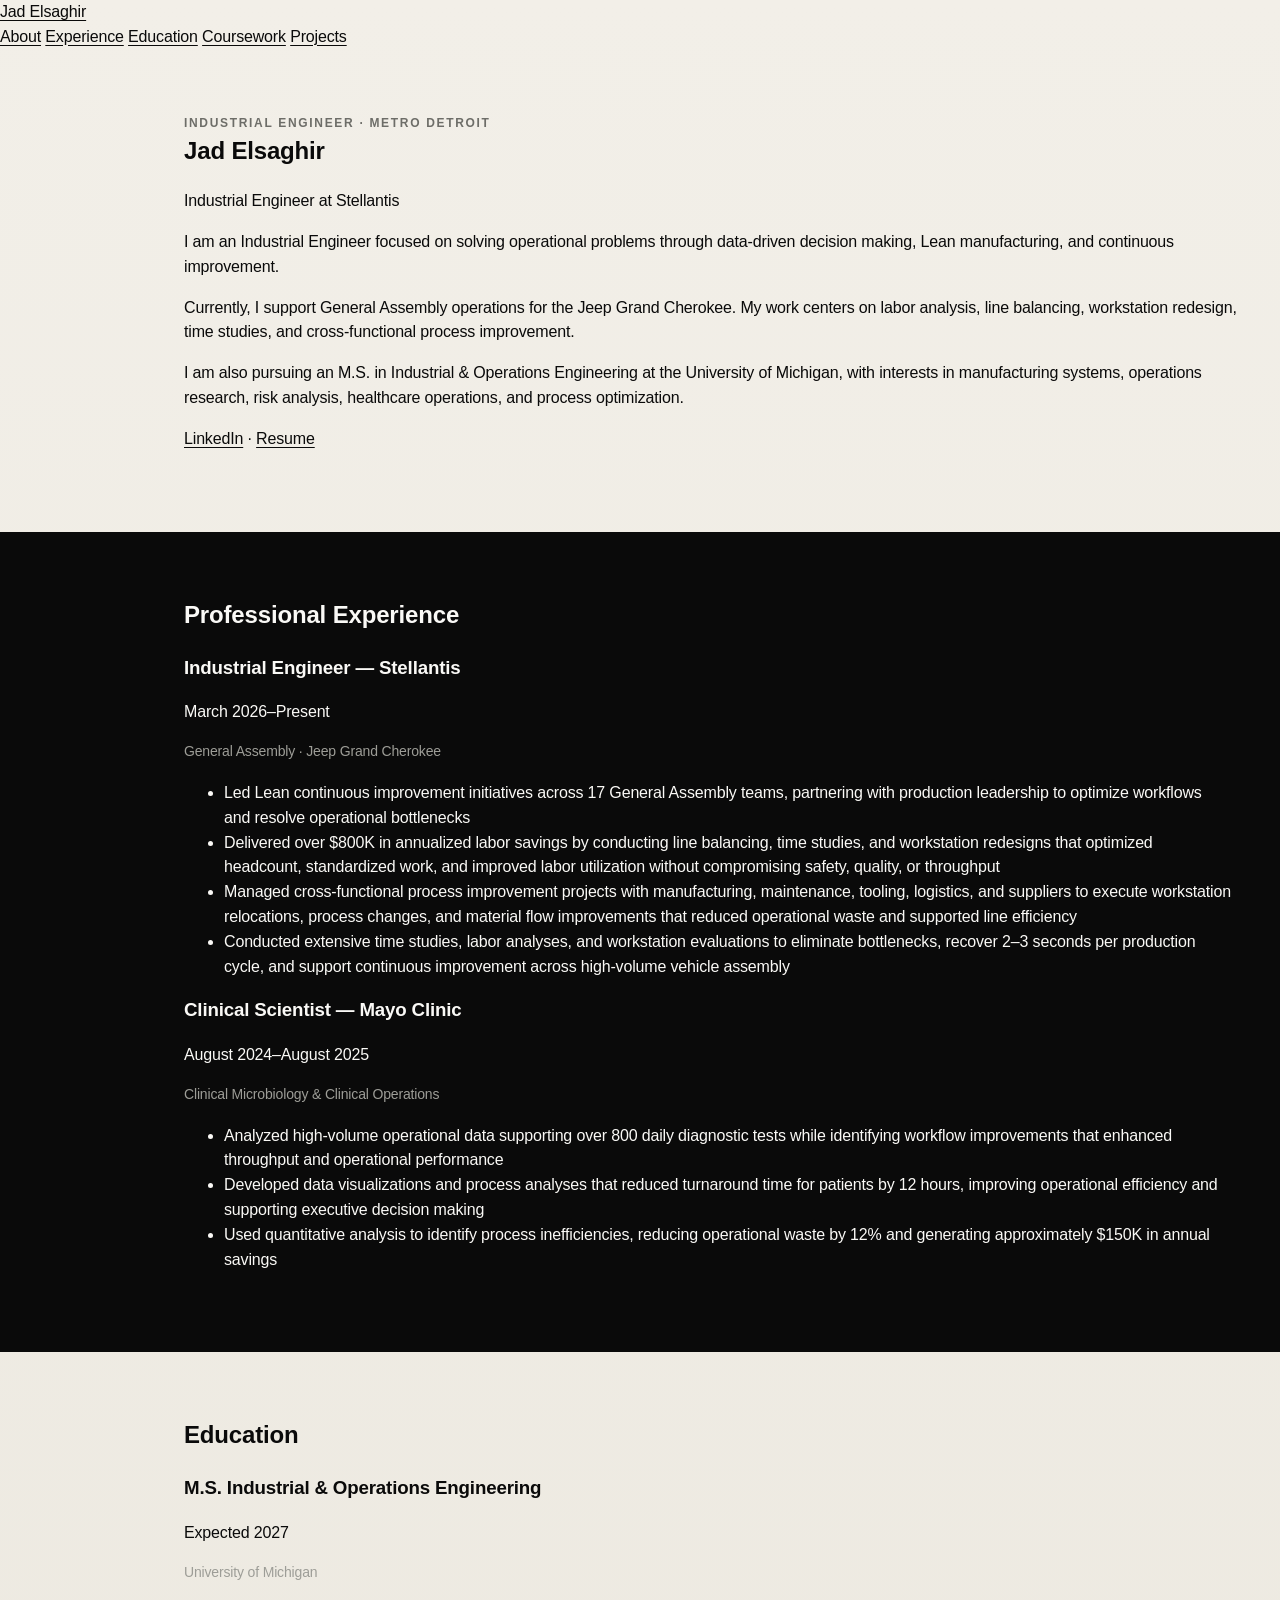
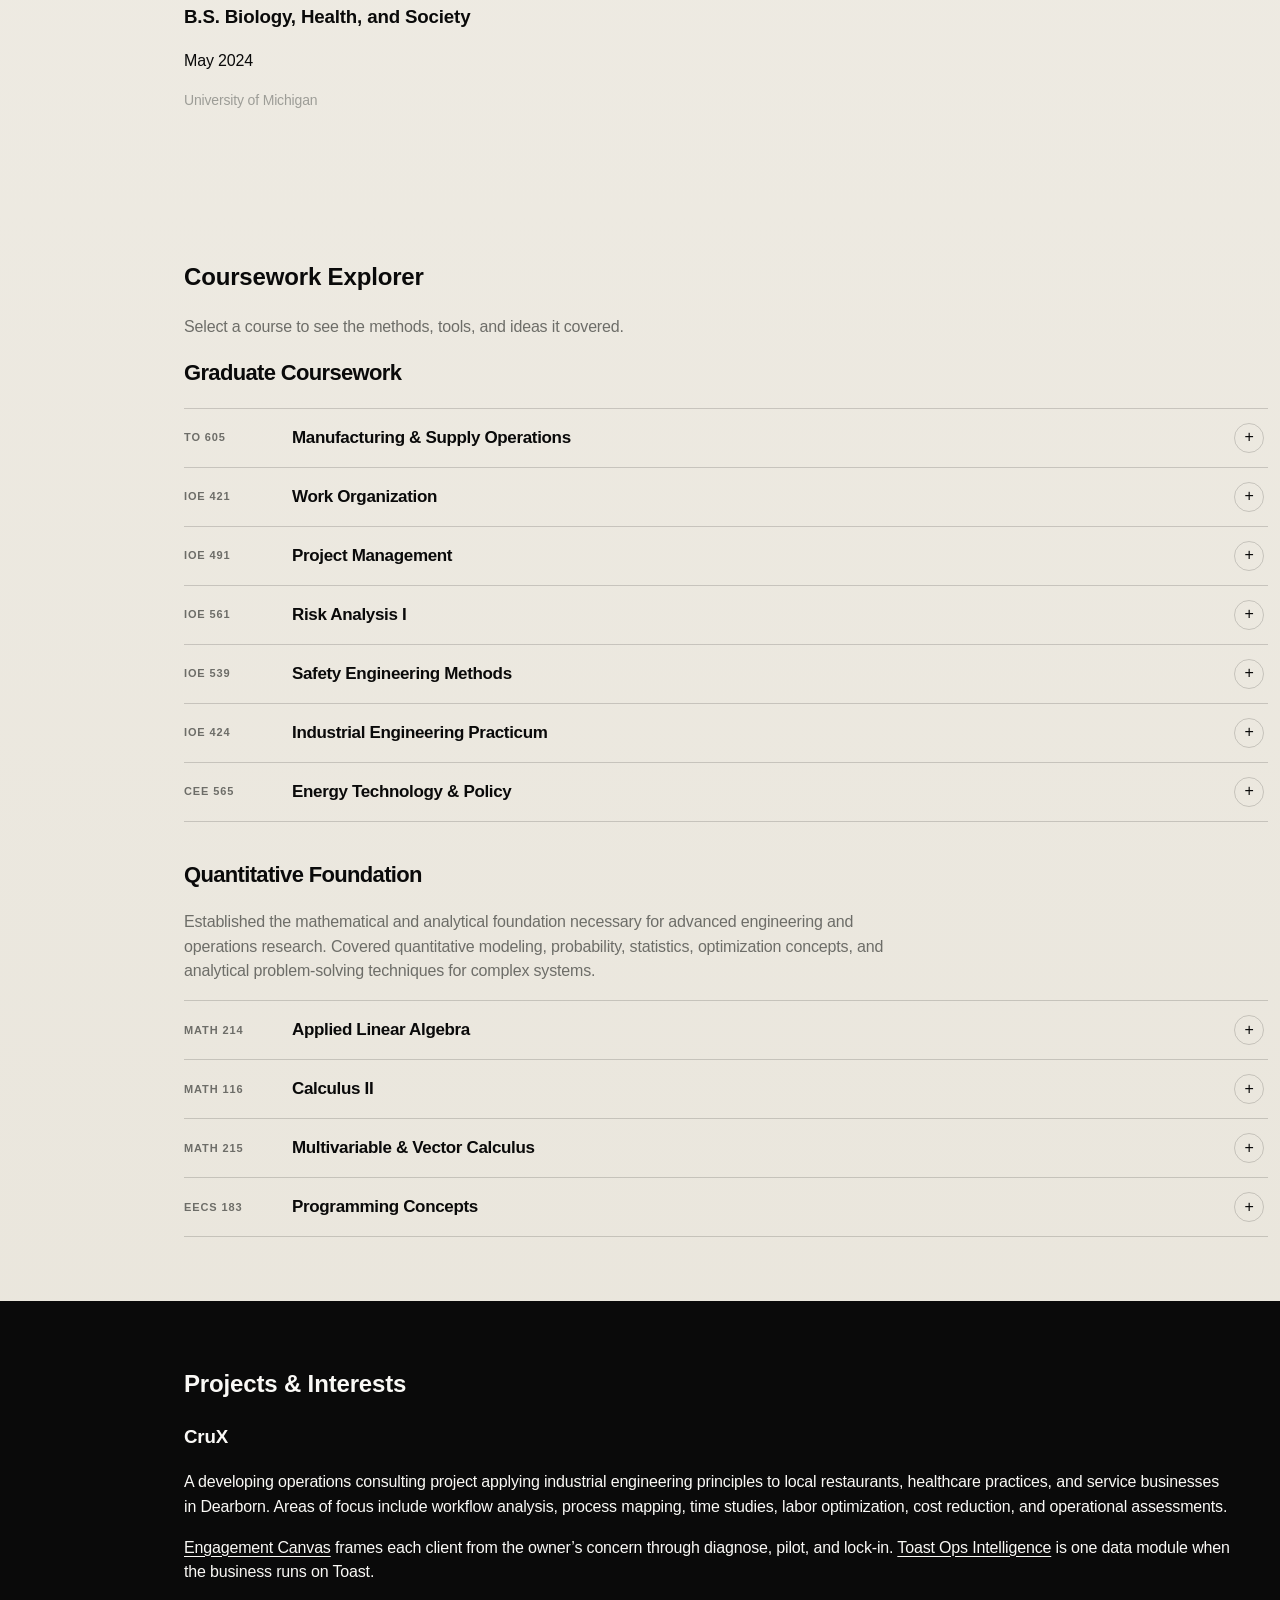
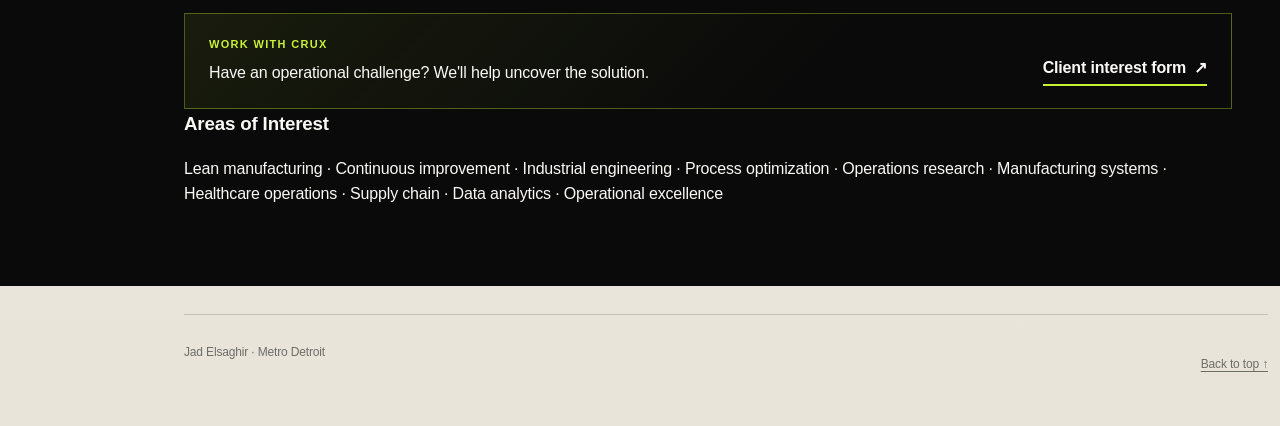
<file: index.html>
<!doctype html>
<html lang="en">
<head>
  <meta charset="utf-8">
  <meta name="viewport" content="width=device-width, initial-scale=1">
  <title>Jad Elsaghir</title>
  <meta name="description" content="Jad Elsaghir is an industrial engineer at Stellantis and an Industrial & Operations Engineering graduate student at the University of Michigan.">
  <meta name="theme-color" content="#efefeb">
  <meta name="robots" content="index, follow">
  <link rel="canonical" href="https://jadelsaghir.com/">
  <link rel="icon" href="favicon.svg" type="image/svg+xml">
  <link rel="stylesheet" href="style.css?v=20260725-6">

  <script type="application/ld+json">
  {
    "@context": "https://schema.org",
    "@type": "Person",
    "name": "Jad Elsaghir",
    "jobTitle": "Industrial Engineer",
    "worksFor": {
      "@type": "Organization",
      "name": "Stellantis"
    },
    "alumniOf": {
      "@type": "CollegeOrUniversity",
      "name": "University of Michigan"
    },
    "knowsAbout": [
      "Industrial Engineering",
      "Lean Manufacturing",
      "Process Optimization",
      "Operations Research",
      "Healthcare Operations"
    ]
  }
  </script>
</head>
<body>
  <a class="skip-link" href="#content">Skip to content</a>
  <div class="reading-progress" aria-hidden="true" data-reading-progress></div>

  <header class="site-header">
    <nav class="site-nav" aria-label="Page sections">
      <a class="nav-name" href="#about">Jad Elsaghir</a>
      <div class="nav-tabs">
        <a class="tab tab-about" href="#about">About</a>
        <a class="tab tab-experience" href="#experience">Experience</a>
        <a class="tab tab-education" href="#education">Education</a>
        <a class="tab tab-coursework" href="#coursework">Coursework</a>
        <a class="tab tab-projects" href="#projects">Projects</a>
      </div>
    </nav>
  </header>

  <main class="page" id="content">
    <section class="panel intro" id="about">
      <p class="overline">Industrial Engineer · Metro Detroit</p>
      <h1>Jad Elsaghir</h1>
      <p class="lead">Industrial Engineer at Stellantis</p>
      <p>
        I am an Industrial Engineer focused on solving operational problems through
        data-driven decision making, Lean manufacturing, and continuous improvement.
      </p>
      <p>
        Currently, I support General Assembly operations for the Jeep Grand Cherokee.
        My work centers on labor analysis, line balancing, workstation redesign, time
        studies, and cross-functional process improvement.
      </p>
      <p>
        I am also pursuing an M.S. in Industrial &amp; Operations Engineering at the
        University of Michigan, with interests in manufacturing systems, operations
        research, risk analysis, healthcare operations, and process optimization.
      </p>
      <p class="links">
        <a href="https://www.linkedin.com/in/jadelsaghir0" target="_blank" rel="noopener">LinkedIn</a>
        <span aria-hidden="true">·</span>
        <a href="Elsaghir_Jad_Resume.pdf" target="_blank" rel="noopener">Resume</a>
      </p>
    </section>

    <section class="panel experience" id="experience">
      <h2>Professional Experience</h2>

      <article>
        <div class="role-heading">
          <h3>Industrial Engineer — Stellantis</h3>
          <p>March 2026–Present</p>
        </div>
        <p class="subheading">General Assembly · Jeep Grand Cherokee</p>
        <ul>
          <li>Led Lean continuous improvement initiatives across 17 General Assembly teams, partnering with production leadership to optimize workflows and resolve operational bottlenecks</li>
          <li>Delivered over $800K in annualized labor savings by conducting line balancing, time studies, and workstation redesigns that optimized headcount, standardized work, and improved labor utilization without compromising safety, quality, or throughput</li>
          <li>Managed cross-functional process improvement projects with manufacturing, maintenance, tooling, logistics, and suppliers to execute workstation relocations, process changes, and material flow improvements that reduced operational waste and supported line efficiency</li>
          <li>Conducted extensive time studies, labor analyses, and workstation evaluations to eliminate bottlenecks, recover 2–3 seconds per production cycle, and support continuous improvement across high-volume vehicle assembly</li>
        </ul>
      </article>

      <article>
        <div class="role-heading">
          <h3>Clinical Scientist — Mayo Clinic</h3>
          <p>August 2024–August 2025</p>
        </div>
        <p class="subheading">Clinical Microbiology &amp; Clinical Operations</p>
        <ul>
          <li>Analyzed high-volume operational data supporting over 800 daily diagnostic tests while identifying workflow improvements that enhanced throughput and operational performance</li>
          <li>Developed data visualizations and process analyses that reduced turnaround time for patients by 12 hours, improving operational efficiency and supporting executive decision making</li>
          <li>Used quantitative analysis to identify process inefficiencies, reducing operational waste by 12% and generating approximately $150K in annual savings</li>
        </ul>
      </article>
    </section>

    <section class="panel education" id="education">
      <h2>Education</h2>
      <article>
        <div class="role-heading">
          <h3>M.S. Industrial &amp; Operations Engineering</h3>
          <p>Expected 2027</p>
        </div>
        <p class="subheading">University of Michigan</p>
      </article>

      <article>
        <div class="role-heading">
          <h3>B.S. Biology, Health, and Society</h3>
          <p>May 2024</p>
        </div>
        <p class="subheading">University of Michigan</p>
      </article>
    </section>

    <section class="panel course-explorer" id="coursework">
      <h2>Coursework Explorer</h2>
      <p class="section-intro">Select a course to see the methods, tools, and ideas it covered.</p>

      <div class="course-group">
        <h3>Graduate Coursework</h3>

        <details class="course-card">
          <summary>
            <span class="course-code">TO 605</span>
            <span class="course-name">Manufacturing &amp; Supply Operations</span>
            <span class="course-toggle" aria-hidden="true">+</span>
          </summary>
          <p>Examined the strategic design and management of manufacturing and supply chain systems, with an emphasis on production planning, inventory control, capacity management, and Lean operations. Applied analytical models and data-driven decision making to improve operational efficiency, quality, and responsiveness across manufacturing environments.</p>
        </details>

        <details class="course-card">
          <summary>
            <span class="course-code">IOE 421</span>
            <span class="course-name">Work Organization</span>
            <span class="course-toggle" aria-hidden="true">+</span>
          </summary>
          <p>Studied organizational theory and its application to the design and improvement of work systems through case studies, experiential learning, and real-world projects. Explored organizational structure, culture, leadership, power dynamics, and change management strategies to improve organizational effectiveness.</p>
        </details>

        <details class="course-card">
          <summary>
            <span class="course-code">IOE 491</span>
            <span class="course-name">Project Management</span>
            <span class="course-toggle" aria-hidden="true">+</span>
          </summary>
          <p>Explored modern project management methodologies for planning, executing, and controlling complex engineering projects. Applied tools such as work breakdown structures, scheduling, critical path analysis, resource planning, risk management, Agile principles, and stakeholder communication to successfully deliver projects within scope, schedule, and budget.</p>
        </details>

        <details class="course-card">
          <summary>
            <span class="course-code">IOE 561</span>
            <span class="course-name">Risk Analysis I</span>
            <span class="course-toggle" aria-hidden="true">+</span>
          </summary>
          <p>Developed quantitative methods for analyzing uncertainty and supporting engineering and business decision making under risk. Covered probability models, decision analysis, utility theory, simulation, Bayesian methods, and risk assessment techniques used in industrial and operational systems.</p>
        </details>

        <details class="course-card">
          <summary>
            <span class="course-code">IOE 539</span>
            <span class="course-name">Safety Engineering Methods</span>
            <span class="course-toggle" aria-hidden="true">+</span>
          </summary>
          <p>Learned systematic approaches for identifying, evaluating, and mitigating occupational and industrial hazards through engineering controls and risk assessment techniques. Emphasized accident prevention, human factors, safety management systems, reliability analysis, and regulatory compliance in complex work environments.</p>
        </details>

        <details class="course-card">
          <summary>
            <span class="course-code">IOE 424</span>
            <span class="course-name">Industrial Engineering Practicum</span>
            <span class="course-toggle" aria-hidden="true">+</span>
          </summary>
          <p>Worked in multidisciplinary teams on an industry-sponsored engineering project, applying industrial engineering methods to solve real operational challenges. Integrated data analysis, optimization, Lean methodologies, technical communication, and stakeholder collaboration to deliver practical, implementable recommendations.</p>
        </details>

        <details class="course-card">
          <summary>
            <span class="course-code">CEE 565</span>
            <span class="course-name">Energy Technology &amp; Policy</span>
            <span class="course-toggle" aria-hidden="true">+</span>
          </summary>
          <p>Examined the technical, economic, environmental, and policy dimensions of modern energy systems. Evaluated conventional and renewable energy technologies alongside energy markets, climate policy, sustainability, and regulatory frameworks that influence long-term energy planning.</p>
        </details>
      </div>

      <div class="course-group">
        <h3>Quantitative Foundation</h3>
        <p class="group-intro">Established the mathematical and analytical foundation necessary for advanced engineering and operations research. Covered quantitative modeling, probability, statistics, optimization concepts, and analytical problem-solving techniques for complex systems.</p>

        <details class="course-card">
          <summary>
            <span class="course-code">MATH 214</span>
            <span class="course-name">Applied Linear Algebra</span>
            <span class="course-toggle" aria-hidden="true">+</span>
          </summary>
          <p>Studied matrices, vector spaces, linear transformations, eigenvalues, eigenvectors, and systems of linear equations with applications to engineering, optimization, computer science, and data analysis. Developed computational techniques for solving high-dimensional mathematical and engineering problems.</p>
        </details>

        <details class="course-card">
          <summary>
            <span class="course-code">MATH 116</span>
            <span class="course-name">Calculus II</span>
            <span class="course-toggle" aria-hidden="true">+</span>
          </summary>
          <p>Extended differential calculus through advanced integration techniques, applications of definite integrals, infinite sequences and series, and introductory differential equations. Emphasized mathematical modeling and problem-solving for engineering and scientific applications.</p>
        </details>

        <details class="course-card">
          <summary>
            <span class="course-code">MATH 215</span>
            <span class="course-name">Multivariable &amp; Vector Calculus</span>
            <span class="course-toggle" aria-hidden="true">+</span>
          </summary>
          <p>Investigated functions of several variables, partial derivatives, multiple integrals, vector fields, and line and surface integrals. Applied vector calculus concepts such as Green's, Stokes', and Divergence Theorems to engineering and physical systems.</p>
        </details>

        <details class="course-card">
          <summary>
            <span class="course-code">EECS 183</span>
            <span class="course-name">Programming Concepts</span>
            <span class="course-toggle" aria-hidden="true">+</span>
          </summary>
          <p>Developed a strong foundation in computer programming using object-oriented design, algorithms, data structures, debugging, and software development principles. Built programs that emphasized computational problem solving, abstraction, testing, and code organization while introducing engineering applications of programming.</p>
        </details>
      </div>
    </section>

    <section class="panel projects" id="projects">
      <h2>Projects &amp; Interests</h2>

      <article>
        <h3>CruX</h3>
        <p>
          A developing operations consulting project applying industrial engineering
          principles to local restaurants, healthcare practices, and service businesses
          in Dearborn. Areas of focus include workflow analysis, process mapping, time
          studies, labor optimization, cost reduction, and operational assessments.
        </p>
        <p>
          <a href="crux/engagement-canvas.html">Engagement Canvas</a>
          frames each client from the owner’s concern through diagnose, pilot, and lock-in.
          <a href="crux-toast/">Toast Ops Intelligence</a>
          is one data module when the business runs on Toast.
        </p>
        <div class="project-inquiry">
          <div>
            <p class="inquiry-label">Work with CruX</p>
            <p class="inquiry-copy">Have an operational challenge? We'll help uncover the solution.</p>
          </div>
          <a href="https://docs.google.com/forms/d/e/1FAIpQLSfytWUyIGU2TO8GWmXB462GzTVd--DNlP_peEF8abL0ipoPtA/viewform?usp=header" target="_blank" rel="noopener">
            Client interest form <span aria-hidden="true">↗</span>
          </a>
        </div>
      </article>

      <article>
        <h3>Areas of Interest</h3>
        <p>
          Lean manufacturing · Continuous improvement · Industrial engineering ·
          Process optimization · Operations research · Manufacturing systems ·
          Healthcare operations · Supply chain · Data analytics · Operational excellence
        </p>
      </article>
    </section>

    <footer>
      <p>Jad Elsaghir · Metro Detroit</p>
      <a href="#content">Back to top ↑</a>
    </footer>
  </main>
  <script src="main.js?v=20260725-3"></script>
</body>
</html>
</file>
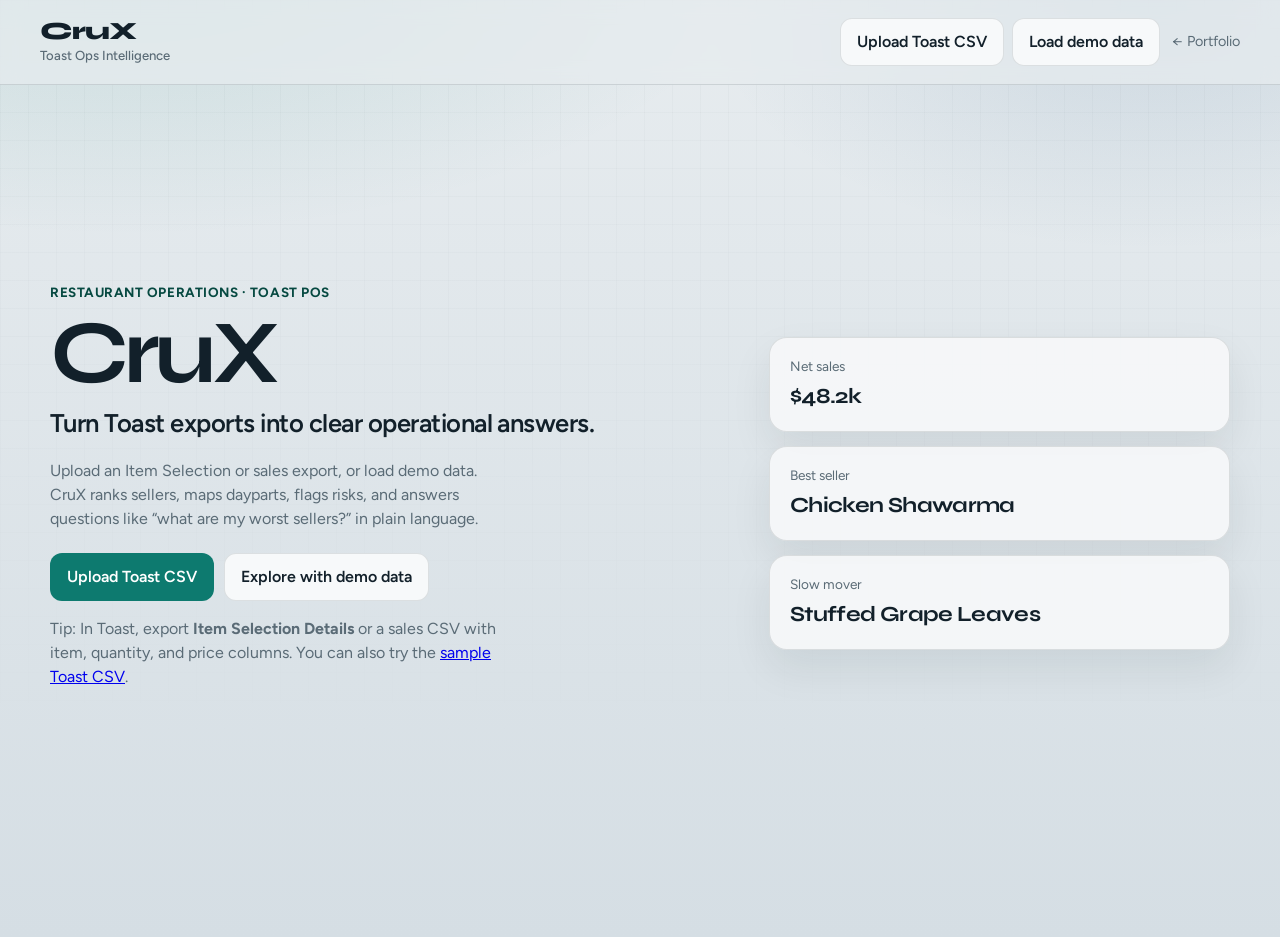
<file: crux-toast/index.html>
<!doctype html>
<html lang="en">
<head>
  <meta charset="utf-8">
  <meta name="viewport" content="width=device-width, initial-scale=1">
  <title>CruX · Toast Operations Intelligence</title>
  <meta name="description" content="Upload Toast POS data to surface best sellers, slow movers, daypart trends, and ask natural-language questions about your restaurant operations.">
  <meta name="theme-color" content="#e7ecef">
  <link rel="icon" href="../favicon.svg" type="image/svg+xml">
  <link rel="preconnect" href="https://fonts.googleapis.com">
  <link rel="preconnect" href="https://fonts.gstatic.com" crossorigin>
  <link href="https://fonts.googleapis.com/css2?family=Figtree:wght@400;500;600;700&family=Syne:wght@600;700;800&display=swap" rel="stylesheet">
  <link rel="stylesheet" href="styles.css">
</head>
<body>
  <div class="atmosphere" aria-hidden="true"></div>

  <header class="topbar">
    <a class="brand" href="./">
      <span class="brand-mark">CruX</span>
      <span class="brand-sub">Toast Ops Intelligence</span>
    </a>
    <nav class="top-actions" aria-label="Data actions">
      <label class="btn btn-secondary file-btn">
        Upload Toast CSV
        <input id="csv-input" type="file" accept=".csv,text/csv" hidden>
      </label>
      <button type="button" class="btn btn-secondary" id="demo-btn">Load demo data</button>
      <button type="button" class="btn btn-ghost" id="clear-btn" hidden>Clear data</button>
      <a class="back-link" href="../">← Portfolio</a>
    </nav>
  </header>

  <main>
    <section class="hero-panel" id="empty-state">
      <div class="hero-copy">
        <p class="eyebrow">Restaurant operations · Toast POS</p>
        <h1>CruX</h1>
        <p class="hero-lead">Turn Toast exports into clear operational answers.</p>
        <p class="hero-support">
          Upload an Item Selection or sales export, or load demo data.
          CruX ranks sellers, maps dayparts, flags risks, and answers questions like
          “what are my worst sellers?” in plain language.
        </p>
        <div class="hero-cta">
          <label class="btn btn-primary file-btn">
            Upload Toast CSV
            <input id="csv-input-hero" type="file" accept=".csv,text/csv" hidden>
          </label>
          <button type="button" class="btn btn-secondary" id="demo-btn-hero">Explore with demo data</button>
        </div>
        <p class="hero-hint">
          Tip: In Toast, export <strong>Item Selection Details</strong> or a sales CSV with
          item, quantity, and price columns.
          You can also try the
          <a href="data/demo-toast-export.csv" download>sample Toast CSV</a>.
        </p>
      </div>
      <aside class="hero-preview" aria-hidden="true">
        <div class="preview-card">
          <span>Net sales</span>
          <strong>$48.2k</strong>
        </div>
        <div class="preview-card delay-1">
          <span>Best seller</span>
          <strong>Chicken Shawarma</strong>
        </div>
        <div class="preview-card delay-2">
          <span>Slow mover</span>
          <strong>Stuffed Grape Leaves</strong>
        </div>
      </aside>
    </section>

    <section class="dashboard" id="dashboard" hidden>
      <div class="dash-head">
        <div>
          <p class="eyebrow" id="data-source-label">Loaded data</p>
          <h2 id="range-label">Operational snapshot</h2>
        </div>
        <div class="range-chips" id="range-chips" role="group" aria-label="Date range">
          <button type="button" class="chip is-active" data-range="all">All dates</button>
          <button type="button" class="chip" data-range="7">Last 7 days</button>
          <button type="button" class="chip" data-range="14">Last 14 days</button>
          <button type="button" class="chip" data-range="30">Last 30 days</button>
        </div>
      </div>

      <div class="kpi-row" id="kpi-row" aria-live="polite"></div>

      <div class="grid-main">
        <section class="panel" aria-labelledby="revenue-heading">
          <div class="panel-head">
            <h3 id="revenue-heading">Revenue by day</h3>
            <p>Net sales trend across the selected window.</p>
          </div>
          <canvas id="revenue-chart" height="220" aria-label="Revenue by day chart"></canvas>
        </section>

        <section class="panel" aria-labelledby="daypart-heading">
          <div class="panel-head">
            <h3 id="daypart-heading">Daypart mix</h3>
            <p>When the restaurant makes money.</p>
          </div>
          <canvas id="daypart-chart" height="220" aria-label="Daypart mix chart"></canvas>
        </section>

        <section class="panel" aria-labelledby="best-heading">
          <div class="panel-head">
            <h3 id="best-heading">Best sellers</h3>
            <p>Ranked by net sales.</p>
          </div>
          <div class="table-wrap" id="best-sellers"></div>
        </section>

        <section class="panel" aria-labelledby="worst-heading">
          <div class="panel-head">
            <h3 id="worst-heading">Worst sellers</h3>
            <p>Lowest net sales among items with activity.</p>
          </div>
          <div class="table-wrap" id="worst-sellers"></div>
        </section>

        <section class="panel panel-wide" aria-labelledby="category-heading">
          <div class="panel-head">
            <h3 id="category-heading">Menu group performance</h3>
            <p>Sales concentration across categories.</p>
          </div>
          <div class="category-bars" id="category-bars"></div>
        </section>

        <section class="panel panel-wide" aria-labelledby="insights-heading">
          <div class="panel-head">
            <h3 id="insights-heading">Operational insights</h3>
            <p>Auto-sifted signals from the Toast data.</p>
          </div>
          <ul class="insight-list" id="insight-list"></ul>
        </section>
      </div>

      <section class="panel qa-panel" aria-labelledby="qa-heading">
        <div class="panel-head">
          <h3 id="qa-heading">Ask about the business</h3>
          <p>Questions about sellers, dayparts, revenue, and categories.</p>
        </div>

        <div class="qa-suggestions" id="qa-suggestions">
          <button type="button" class="suggest" data-q="What are my best sellers?">Best sellers</button>
          <button type="button" class="suggest" data-q="What are my worst sellers?">Worst sellers</button>
          <button type="button" class="suggest" data-q="What is my average order value?">Average order value</button>
          <button type="button" class="suggest" data-q="Which daypart is strongest?">Strongest daypart</button>
          <button type="button" class="suggest" data-q="What is my busiest day of the week?">Busiest day</button>
          <button type="button" class="suggest" data-q="Which menu group underperforms?">Weak menu group</button>
        </div>

        <div class="qa-thread" id="qa-thread" aria-live="polite"></div>

        <form class="qa-form" id="qa-form">
          <label class="sr-only" for="qa-input">Ask a question</label>
          <input id="qa-input" type="text" autocomplete="off" placeholder="e.g. Which items sell poorly at dinner?">
          <button type="submit" class="btn btn-primary">Ask</button>
        </form>
      </section>
    </section>
  </main>

  <div class="toast-note" id="status-toast" hidden role="status"></div>

  <script type="module" src="js/main.js"></script>
</body>
</html>
</file>
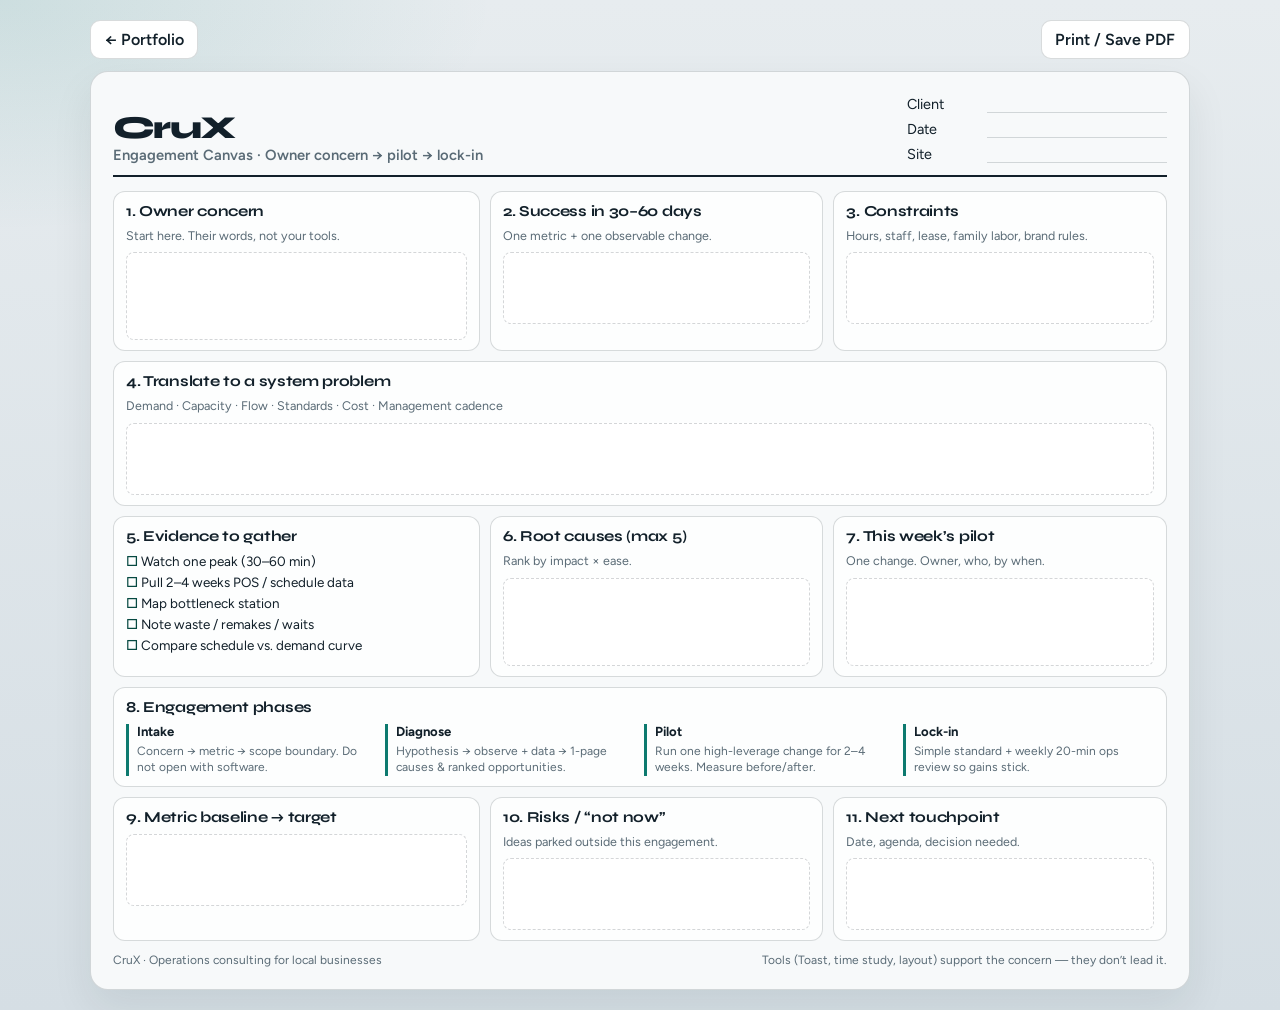
<file: crux/engagement-canvas.html>
<!doctype html>
<html lang="en">
<head>
  <meta charset="utf-8">
  <meta name="viewport" content="width=device-width, initial-scale=1">
  <title>CruX · Engagement Canvas</title>
  <link rel="icon" href="../favicon.svg" type="image/svg+xml">
  <link rel="preconnect" href="https://fonts.googleapis.com">
  <link rel="preconnect" href="https://fonts.gstatic.com" crossorigin>
  <link href="https://fonts.googleapis.com/css2?family=Figtree:wght@400;500;600;700&family=Syne:wght@700;800&display=swap" rel="stylesheet">
  <style>
    :root {
      --ink: #12202a;
      --muted: #5a6b76;
      --line: rgba(18, 32, 42, 0.16);
      --accent: #0d7a6f;
      --accent-ink: #064941;
      --soft: #eef3f4;
      --paper: #f7f9fa;
    }

    * { box-sizing: border-box; }

    body {
      margin: 0;
      color: var(--ink);
      font-family: "Figtree", sans-serif;
      background:
        radial-gradient(900px 420px at 0% 0%, rgba(13, 122, 111, 0.12), transparent 55%),
        linear-gradient(180deg, #e7ecef, #d5dee4);
      padding: 20px;
    }

    .page {
      width: min(1100px, 100%);
      margin: 0 auto;
      background: var(--paper);
      border: 1px solid var(--line);
      border-radius: 18px;
      padding: 22px;
      box-shadow: 0 18px 40px rgba(18, 32, 42, 0.08);
    }

    .top {
      display: flex;
      justify-content: space-between;
      gap: 16px;
      align-items: end;
      border-bottom: 2px solid var(--ink);
      padding-bottom: 12px;
      margin-bottom: 14px;
    }

    .brand {
      font-family: "Syne", sans-serif;
      font-weight: 800;
      font-size: 2rem;
      letter-spacing: -0.05em;
      line-height: 1;
    }

    .brand span {
      display: block;
      margin-top: 4px;
      font-family: "Figtree", sans-serif;
      font-size: 0.92rem;
      font-weight: 600;
      color: var(--muted);
      letter-spacing: 0;
    }

    .meta {
      display: grid;
      gap: 6px;
      min-width: 260px;
      font-size: 0.9rem;
    }

    .meta label {
      display: grid;
      grid-template-columns: 72px 1fr;
      gap: 8px;
      align-items: end;
    }

    .line {
      border-bottom: 1px solid var(--line);
      min-height: 1.2em;
    }

    h2 {
      margin: 0 0 8px;
      font-family: "Syne", sans-serif;
      font-size: 0.95rem;
      letter-spacing: -0.02em;
    }

    .grid {
      display: grid;
      grid-template-columns: 1.1fr 1fr 1fr;
      gap: 10px;
    }

    .cell {
      border: 1px solid var(--line);
      border-radius: 12px;
      padding: 10px 12px;
      background: rgba(255, 255, 255, 0.72);
      min-height: 132px;
    }

    .cell.wide { grid-column: 1 / -1; min-height: auto; }

    .hint {
      margin: 0 0 8px;
      color: var(--muted);
      font-size: 0.78rem;
      line-height: 1.35;
    }

    .write {
      min-height: 72px;
      border: 1px dashed rgba(18, 32, 42, 0.18);
      border-radius: 8px;
      background: #fff;
    }

    .write.tall { min-height: 88px; }

    .checks {
      display: grid;
      gap: 5px;
      font-size: 0.84rem;
    }

    .checks div::before {
      content: "☐ ";
      color: var(--accent-ink);
      font-weight: 700;
    }

    .phases {
      display: grid;
      grid-template-columns: repeat(4, 1fr);
      gap: 8px;
    }

    .phase {
      border-left: 3px solid var(--accent);
      padding-left: 8px;
    }

    .phase strong {
      display: block;
      font-size: 0.82rem;
      margin-bottom: 4px;
    }

    .phase p {
      margin: 0;
      color: var(--muted);
      font-size: 0.75rem;
      line-height: 1.35;
    }

    .footer {
      margin-top: 12px;
      display: flex;
      justify-content: space-between;
      gap: 12px;
      color: var(--muted);
      font-size: 0.75rem;
    }

    .actions {
      width: min(1100px, 100%);
      margin: 0 auto 12px;
      display: flex;
      justify-content: space-between;
      gap: 10px;
      align-items: center;
    }

    .actions a, .actions button {
      font: inherit;
      font-weight: 600;
      text-decoration: none;
      color: var(--ink);
      background: #fff;
      border: 1px solid var(--line);
      border-radius: 10px;
      padding: 0.55rem 0.85rem;
      cursor: pointer;
    }

    @media print {
      body {
        background: #fff;
        padding: 0;
      }
      .actions { display: none; }
      .page {
        box-shadow: none;
        border: none;
        border-radius: 0;
        width: 100%;
        padding: 0;
      }
      .cell, .write { break-inside: avoid; }
    }

    @media (max-width: 800px) {
      .grid, .phases { grid-template-columns: 1fr; }
      .top { flex-direction: column; align-items: start; }
    }
  </style>
</head>
<body>
  <div class="actions">
    <a href="../">← Portfolio</a>
    <button type="button" onclick="window.print()">Print / Save PDF</button>
  </div>

  <main class="page">
    <header class="top">
      <div>
        <div class="brand">CruX<span>Engagement Canvas · Owner concern → pilot → lock-in</span></div>
      </div>
      <div class="meta">
        <label><span>Client</span><span class="line" contenteditable="true"></span></label>
        <label><span>Date</span><span class="line" contenteditable="true"></span></label>
        <label><span>Site</span><span class="line" contenteditable="true"></span></label>
      </div>
    </header>

    <section class="grid">
      <article class="cell">
        <h2>1. Owner concern</h2>
        <p class="hint">Start here. Their words, not your tools.</p>
        <div class="write tall" contenteditable="true"></div>
      </article>

      <article class="cell">
        <h2>2. Success in 30–60 days</h2>
        <p class="hint">One metric + one observable change.</p>
        <div class="write" contenteditable="true"></div>
      </article>

      <article class="cell">
        <h2>3. Constraints</h2>
        <p class="hint">Hours, staff, lease, family labor, brand rules.</p>
        <div class="write" contenteditable="true"></div>
      </article>

      <article class="cell wide">
        <h2>4. Translate to a system problem</h2>
        <p class="hint">Demand · Capacity · Flow · Standards · Cost · Management cadence</p>
        <div class="write" contenteditable="true"></div>
      </article>

      <article class="cell">
        <h2>5. Evidence to gather</h2>
        <div class="checks">
          <div>Watch one peak (30–60 min)</div>
          <div>Pull 2–4 weeks POS / schedule data</div>
          <div>Map bottleneck station</div>
          <div>Note waste / remakes / waits</div>
          <div>Compare schedule vs. demand curve</div>
        </div>
      </article>

      <article class="cell">
        <h2>6. Root causes (max 5)</h2>
        <p class="hint">Rank by impact × ease.</p>
        <div class="write tall" contenteditable="true"></div>
      </article>

      <article class="cell">
        <h2>7. This week’s pilot</h2>
        <p class="hint">One change. Owner, who, by when.</p>
        <div class="write tall" contenteditable="true"></div>
      </article>

      <article class="cell wide">
        <h2>8. Engagement phases</h2>
        <div class="phases">
          <div class="phase">
            <strong>Intake</strong>
            <p>Concern → metric → scope boundary. Do not open with software.</p>
          </div>
          <div class="phase">
            <strong>Diagnose</strong>
            <p>Hypothesis → observe + data → 1-page causes & ranked opportunities.</p>
          </div>
          <div class="phase">
            <strong>Pilot</strong>
            <p>Run one high-leverage change for 2–4 weeks. Measure before/after.</p>
          </div>
          <div class="phase">
            <strong>Lock-in</strong>
            <p>Simple standard + weekly 20-min ops review so gains stick.</p>
          </div>
        </div>
      </article>

      <article class="cell">
        <h2>9. Metric baseline → target</h2>
        <div class="write" contenteditable="true"></div>
      </article>

      <article class="cell">
        <h2>10. Risks / “not now”</h2>
        <p class="hint">Ideas parked outside this engagement.</p>
        <div class="write" contenteditable="true"></div>
      </article>

      <article class="cell">
        <h2>11. Next touchpoint</h2>
        <p class="hint">Date, agenda, decision needed.</p>
        <div class="write" contenteditable="true"></div>
      </article>
    </section>

    <footer class="footer">
      <span>CruX · Operations consulting for local businesses</span>
      <span>Tools (Toast, time study, layout) support the concern — they don’t lead it.</span>
    </footer>
  </main>
</body>
</html>
</file>
<file: style.css>
:root {
  --ink: #0a0a0a;
  --muted: #6d6d68;
  --paper: #f2efe8;
  --paper-deep: #e8e4da;
  --white: #faf9f6;
  --black: #0a0a0a;
  --line: rgba(10, 10, 10, 0.16);
  --rail: 148px;
  --accent: #c8f135;
  --safe-top: env(safe-area-inset-top, 0px);
  --safe-right: env(safe-area-inset-right, 0px);
  --safe-bottom: env(safe-area-inset-bottom, 0px);
  --safe-left: env(safe-area-inset-left, 0px);
  --page-gutter: 24px;
  --mobile-header-h: 64px;
  --ease-out: cubic-bezier(0.22, 1, 0.36, 1);
  --ease-soft: cubic-bezier(0.33, 1, 0.68, 1);
}

*,
*::before,
*::after {
  box-sizing: border-box;
}

::selection {
  background: var(--black);
  color: var(--white);
}

html {
  scroll-behavior: auto;
  -webkit-text-size-adjust: 100%;
  text-size-adjust: 100%;
  overflow-x: clip;
}

body {
  margin: 0;
  background: linear-gradient(180deg, var(--paper) 0%, var(--paper-deep) 100%);
  color: var(--ink);
  font-family: "Instrument Sans", "Helvetica Neue", Helvetica, Arial, sans-serif;
  font-size: 16px;
  line-height: 1.55;
  letter-spacing: -0.01em;
  overflow-x: clip;
  -webkit-tap-highlight-color: rgba(200, 241, 53, 0.18);
  text-rendering: optimizeLegibility;
  -webkit-font-smoothing: antialiased;
  -moz-osx-font-smoothing: grayscale;
}

@media (hover: hover) and (pointer: fine) {
  body {
    touch-action: pan-y;
  }
}

body.menu-open {
  overflow: hidden;
}

body.has-custom-cursor,
body.has-custom-cursor a,
body.has-custom-cursor button,
body.has-custom-cursor summary {
  cursor: none;
}

a {
  color: inherit;
  text-underline-offset: 3px;
  transition: opacity 200ms var(--ease-soft), color 200ms var(--ease-soft);
}

h1,
h2,
h3,
h4,
p {
  margin-top: 0;
}

h1,
h2,
h3 {
  font-family: "Syne", "Helvetica Neue", Helvetica, Arial, sans-serif;
  font-weight: 700;
}

.skip-link {
  position: fixed;
  z-index: 120;
  top: 10px;
  left: 10px;
  padding: 8px 12px;
  background: var(--ink);
  color: white;
  transform: translateY(-150%);
}

.skip-link:focus {
  transform: translateY(0);
}

body.is-introducing {
  overflow: hidden;
}

.site-intro {
  position: fixed;
  z-index: 100;
  inset: 0;
  display: grid;
  place-items: center;
  background: var(--black);
  color: var(--white);
  transition: transform 900ms cubic-bezier(0.76, 0, 0.24, 1);
}

.site-intro.is-exit {
  transform: translateY(-100%);
}

.intro-inner {
  display: grid;
  width: min(100% - 48px, 520px);
  justify-items: center;
  gap: 18px;
  text-align: center;
}

.intro-brand {
  margin: 0;
  font-family: "Syne", sans-serif;
  font-size: clamp(28px, 5vw, 42px);
  font-weight: 700;
  letter-spacing: -0.06em;
  opacity: 0;
  transform: translateY(18px);
  animation: intro-rise 700ms cubic-bezier(0.2, 0.7, 0.2, 1) 80ms forwards;
}

.intro-counter {
  margin: 0;
  font-family: "Syne", sans-serif;
  font-size: clamp(64px, 14vw, 120px);
  font-weight: 700;
  letter-spacing: -0.08em;
  line-height: 0.9;
  opacity: 0;
  transform: translateY(18px);
  animation: intro-rise 700ms cubic-bezier(0.2, 0.7, 0.2, 1) 180ms forwards;
}

.intro-line {
  width: 100%;
  height: 2px;
  overflow: hidden;
  background: rgba(255, 255, 255, 0.18);
}

.intro-line::after {
  display: block;
  width: 100%;
  height: 100%;
  background: var(--white);
  content: "";
  transform: scaleX(var(--progress, 0));
  transform-origin: left;
}

@keyframes intro-rise {
  to {
    opacity: 1;
    transform: translateY(0);
  }
}

.site-shell {
  opacity: 0;
  transition: opacity 700ms ease;
}

body.is-ready .site-shell {
  opacity: 1;
}

.reading-progress {
  position: fixed;
  z-index: 95;
  top: 0;
  right: 0;
  left: 0;
  height: 3px;
  background: var(--accent);
  transform: scaleX(0);
  transform-origin: left;
}

.cursor-dot,
.cursor-ring {
  position: fixed;
  z-index: 110;
  top: 0;
  left: 0;
  border-radius: 50%;
  pointer-events: none;
  opacity: 0;
  mix-blend-mode: normal;
  transition:
    width 280ms cubic-bezier(0.22, 1, 0.36, 1),
    height 280ms cubic-bezier(0.22, 1, 0.36, 1),
    margin 280ms cubic-bezier(0.22, 1, 0.36, 1),
    opacity 220ms ease,
    border-color 280ms ease,
    background 280ms ease,
    box-shadow 280ms ease;
}

.cursor-dot {
  width: 7px;
  height: 7px;
  margin: -3.5px 0 0 -3.5px;
  background: var(--accent);
  border: 1px solid var(--ink);
  box-shadow: 0 0 0 1px rgba(255, 255, 255, 0.85);
}

.cursor-ring {
  width: 28px;
  height: 28px;
  margin: -14px 0 0 -14px;
  border: 1px solid rgba(10, 10, 10, 0.75);
  background: transparent;
  box-shadow: 0 0 0 1px rgba(255, 255, 255, 0.7);
}

body.is-cursor-ready .cursor-dot,
body.is-cursor-ready .cursor-ring {
  opacity: 1;
}

body.is-cursor-hover .cursor-dot {
  width: 8px;
  height: 8px;
  margin: -4px 0 0 -4px;
  background: var(--accent);
}

body.is-cursor-hover .cursor-ring {
  width: 40px;
  height: 40px;
  margin: -20px 0 0 -20px;
  border-color: rgba(10, 10, 10, 0.8);
  background: rgba(200, 241, 53, 0.1);
  box-shadow: 0 0 0 1px rgba(255, 255, 255, 0.8);
}

body.is-cursor-press .cursor-ring {
  width: 22px;
  height: 22px;
  margin: -11px 0 0 -11px;
}

.side-rail {
  position: fixed;
  z-index: 40;
  top: 0;
  bottom: 0;
  left: 0;
  display: flex;
  width: var(--rail);
  padding: 28px 18px;
  border-right: 1px solid var(--line);
  background: var(--paper);
  flex-direction: column;
  justify-content: flex-start;
  align-items: flex-start;
  gap: 28px;
  overflow-y: auto;
  overscroll-behavior: contain;
}

.rail-brand {
  display: grid;
  width: 48px;
  height: 48px;
  flex-shrink: 0;
  place-items: center;
  border: 1px solid var(--ink);
  background: var(--black);
  color: var(--accent);
  font-family: "Syne", sans-serif;
  font-size: 16px;
  font-weight: 800;
  text-decoration: none;
  transition: transform 220ms var(--ease-out);
}

.rail-brand:hover,
.rail-brand:focus-visible {
  transform: translateY(-2px);
}

.rail-nav {
  display: grid;
  gap: 14px;
}

.rail-link {
  display: grid;
  gap: 2px;
  color: var(--muted);
  font-size: 12px;
  font-weight: 600;
  letter-spacing: 0.04em;
  text-decoration: none;
  text-transform: uppercase;
}

.rail-link span {
  color: var(--ink);
  font-family: "Syne", sans-serif;
  font-size: 11px;
  letter-spacing: 0.08em;
}

.rail-link.is-active,
.rail-link:hover,
.rail-link:focus-visible {
  color: var(--ink);
}

.rail-link.is-active span {
  color: var(--accent);
  background: var(--black);
  width: max-content;
  padding: 1px 5px;
}

.rail-progress {
  width: 2px;
  height: 72px;
  margin-top: 4px;
  background: rgba(10, 10, 10, 0.12);
  overflow: hidden;
}

.rail-progress span {
  display: block;
  width: 100%;
  height: 100%;
  background: var(--accent);
  transform: scaleY(0);
  transform-origin: top;
}

.rail-meta {
  margin: auto 0 0;
  color: var(--muted);
  font-size: 11px;
  font-weight: 700;
  letter-spacing: 0.14em;
  text-transform: uppercase;
}

.mobile-header,
.mobile-nav {
  display: none;
}

.page {
  width: min(100% - var(--rail) - 48px, 1100px);
  margin: 0 0 0 calc(var(--rail) + 36px);
  padding-bottom: 40px;
}

.panel {
  position: relative;
  padding: clamp(36px, 5vw, 64px) 0;
  scroll-margin-top: 16px;
}

.hero {
  min-height: auto;
  padding-top: 36px;
  padding-bottom: 28px;
}

.hero-top {
  display: flex;
  margin-bottom: 28px;
  align-items: center;
  justify-content: space-between;
  gap: 20px;
}

.overline {
  margin-bottom: 0;
  color: var(--muted);
  font-size: 12px;
  font-weight: 700;
  letter-spacing: 0.14em;
  text-transform: uppercase;
}

.hero-links {
  display: flex;
  gap: 18px;
  font-weight: 700;
}

.hero-links a {
  border-bottom: 2px solid var(--ink);
  text-decoration: none;
}

.hero-main {
  position: relative;
  display: grid;
  grid-template-columns: minmax(0, 1.1fr) minmax(0, 0.9fr);
  gap: clamp(32px, 5vw, 72px);
  align-items: center;
}

.hero-main::before {
  position: absolute;
  top: 12%;
  bottom: 12%;
  left: 52%;
  width: 1px;
  background: linear-gradient(180deg, transparent, rgba(10, 10, 10, 0.22), transparent);
  content: "";
  pointer-events: none;
}

.display-title {
  display: grid;
  margin: 0;
  font-size: clamp(64px, 11vw, 132px);
  letter-spacing: -0.07em;
  line-height: 0.84;
}

.display-title .title-line {
  display: block;
  overflow: hidden;
}

.display-title .word {
  display: inline-block;
  transform: translateY(110%);
  transition: transform 900ms cubic-bezier(0.16, 1, 0.3, 1);
}

body.is-ready .display-title .word {
  transform: translateY(0);
}

.display-title .title-line:nth-child(2) .word {
  transition-delay: 90ms;
}

.hero-copy {
  max-width: 38ch;
  margin: 0;
  padding: 0;
}

.hero-copy p {
  margin: 0 0 0.9em;
  color: var(--muted);
  font-size: 15px;
  line-height: 1.55;
}

.hero-copy p:last-child {
  margin-bottom: 0;
}

.section-head {
  position: relative;
  display: flex;
  margin-bottom: 28px;
  align-items: end;
  justify-content: space-between;
  gap: 24px;
  border-bottom: 1px solid var(--ink);
  padding-bottom: 12px;
}

.section-head::after {
  position: absolute;
  right: 0;
  bottom: -1px;
  left: 0;
  height: 2px;
  background: var(--accent);
  content: "";
  transform: scaleX(0);
  transform-origin: left;
  transition: transform 700ms cubic-bezier(0.22, 1, 0.36, 1);
}

.section-head.is-visible::after,
.motion-item.is-visible.section-head::after {
  transform: scaleX(1);
}

.section-head.light {
  border-color: rgba(255, 255, 255, 0.28);
  color: var(--white);
}

.section-head.light::after {
  background: var(--accent);
}

.section-index {
  margin: 0;
  font-family: "Syne", sans-serif;
  font-size: clamp(20px, 2.4vw, 28px);
  font-weight: 700;
  letter-spacing: 0.08em;
}

.section-head h2 {
  margin: 0;
  font-size: clamp(36px, 6vw, 60px);
  letter-spacing: -0.06em;
  line-height: 0.9;
}

.experience,
.recognition,
.projects {
  margin-left: calc(-1 * (var(--rail) + 36px));
  width: 100vw;
  max-width: 100vw;
  padding-right: 48px;
  padding-left: calc(var(--rail) + 36px);
  background: var(--black);
  color: var(--white);
}

.role-card {
  position: relative;
  display: grid;
  padding: 28px 0 28px 18px;
  border-bottom: 1px solid rgba(255, 255, 255, 0.2);
  grid-template-columns: 0.8fr 1.6fr;
  gap: 32px;
}

.role-card::before {
  position: absolute;
  top: 28px;
  bottom: 28px;
  left: 0;
  width: 2px;
  background: var(--accent);
  content: "";
  transform: scaleY(0);
  transform-origin: top;
  transition: transform 280ms cubic-bezier(0.22, 1, 0.36, 1);
}

.role-card:hover::before,
.role-card:focus-within::before {
  transform: scaleY(1);
}

.role-card:first-of-type {
  border-top: 1px solid rgba(255, 255, 255, 0.2);
}

.company {
  margin-bottom: 10px;
  font-family: "Syne", sans-serif;
  font-size: clamp(34px, 5vw, 58px);
  font-weight: 700;
  letter-spacing: -0.055em;
  line-height: 0.95;
}

.dates {
  margin: 0;
  color: #9d9d97;
  font-size: 13px;
}

.role-body h3 {
  margin-bottom: 8px;
  font-size: clamp(24px, 3vw, 34px);
  letter-spacing: -0.04em;
}

.subheading {
  margin-bottom: 18px;
  color: #9d9d97;
  font-size: 14px;
}

.role-body ul,
.compact-list {
  margin: 0;
  padding-left: 18px;
}

.role-body li + li,
.compact-list li + li {
  margin-top: 8px;
}

.role-body li::marker {
  color: var(--accent);
}

.edu-grid {
  display: grid;
  grid-template-columns: 1fr 1.2fr;
  gap: 22px;
}

.edu-card {
  position: relative;
  min-height: 100%;
  padding: 22px;
  border: 1px solid var(--ink);
  background: var(--white);
  overflow: hidden;
  transition: transform 220ms var(--ease-out);
}

.edu-card::before {
  position: absolute;
  top: 0;
  left: 0;
  width: 100%;
  height: 3px;
  background: var(--accent);
  content: "";
  transform: scaleX(0);
  transform-origin: left;
  transition: transform 320ms cubic-bezier(0.22, 1, 0.36, 1);
}

.edu-card:hover,
.edu-card:focus-within {
  transform: translateY(-2px);
}

.edu-card:hover::before,
.edu-card:focus-within::before {
  transform: scaleX(1);
}

.edu-card.featured {
  background: var(--black);
  color: var(--white);
}

.edu-card.featured::before {
  transform: scaleX(1);
}

.edu-card h3 {
  margin: 14px 0 10px;
  font-size: clamp(26px, 3vw, 36px);
  letter-spacing: -0.045em;
  line-height: 1.05;
}

.edu-card.featured .subheading,
.edu-card.featured .dates {
  color: #b0b0aa;
}

.edu-note {
  margin: 22px 0 0;
}

.edu-note a,
.compact-list a,
.recognition-list a {
  font-weight: 700;
}

.degree-details {
  margin-top: 24px;
  padding-top: 20px;
  border-top: 1px solid var(--line);
}

.detail-label {
  margin: 16px 0 8px;
  font-size: 11px;
  font-weight: 700;
  letter-spacing: 0.12em;
  text-transform: uppercase;
}

.detail-label:first-child {
  margin-top: 0;
}

.recognition {
  overflow: hidden;
}



.recognition-list {
  position: relative;
  z-index: 1;
  margin: 0;
  padding: 0;
  list-style: none;
}

.recognition-list li {
  display: grid;
  padding: 16px 0;
  border-top: 1px solid rgba(255, 255, 255, 0.2);
  grid-template-columns: 64px 1fr;
  gap: 28px;
  align-items: baseline;
  color: #b8b8b2;
}

.recognition-list li:last-child {
  border-bottom: 1px solid rgba(255, 255, 255, 0.2);
}

.recognition-year {
  color: var(--accent);
  font-size: 12px;
  font-weight: 700;
  letter-spacing: 0.08em;
}

.recognition-list a {
  color: var(--white);
}

.section-intro,
.group-intro {
  max-width: 720px;
  color: var(--muted);
}

.course-group + .course-group {
  margin-top: 36px;
}

.course-group > h3 {
  margin-bottom: 18px;
  font-size: 22px;
  letter-spacing: -0.03em;
}

.course-card {
  border-top: 1px solid var(--line);
}

.course-card:last-child {
  border-bottom: 1px solid var(--line);
}

.course-card summary {
  display: grid;
  padding: 14px 0;
  grid-template-columns: 92px 1fr 34px;
  align-items: center;
  gap: 16px;
  cursor: pointer;
  list-style: none;
  transition: color 180ms ease, padding-left 180ms ease;
}

.course-card summary:hover,
.course-card summary:focus-visible {
  padding-left: 6px;
}

.course-card.is-open summary,
.course-card[open] summary {
  color: var(--ink);
}

.course-card.is-open .course-code,
.course-card[open] .course-code {
  color: var(--ink);
}

.course-card summary::-webkit-details-marker {
  display: none;
}

.course-code {
  color: var(--muted);
  font-size: 11px;
  font-weight: 700;
  letter-spacing: 0.08em;
  text-transform: uppercase;
}

.course-name {
  font-size: 17px;
  font-weight: 700;
  letter-spacing: -0.02em;
}

.course-toggle {
  display: grid;
  width: 30px;
  height: 30px;
  place-items: center;
  border: 1px solid var(--line);
  border-radius: 50%;
  transition: transform 280ms cubic-bezier(0.22, 1, 0.36, 1), background 280ms ease, color 280ms ease;
}

.course-card.is-open .course-toggle,
.course-card[open] .course-toggle {
  background: var(--black);
  color: var(--accent);
  transform: rotate(45deg);
}

.course-panel,
.details-panel {
  overflow: hidden;
  height: 0;
  opacity: 0;
  transition:
    height 400ms var(--ease-out),
    opacity 260ms var(--ease-soft);
}

details:not(.js-smooth)[open] > .course-panel,
details:not(.js-smooth)[open] > .details-panel {
  height: auto;
  opacity: 1;
}

details.is-open > .course-panel,
details.is-open > .details-panel {
  opacity: 1;
}

.course-card p,
.course-panel > p {
  max-width: 850px;
  margin: 0;
  padding: 0 52px 22px 108px;
  color: var(--muted);
}

.project-feature,
.interest-block {
  position: relative;
  z-index: 1;
}

.project-eyebrow {
  margin: 0 0 12px;
  color: var(--accent);
  font-size: 11px;
  font-weight: 700;
  letter-spacing: 0.14em;
  text-transform: uppercase;
}

.project-feature h3 {
  margin-bottom: 16px;
  font-size: clamp(36px, 6vw, 64px);
  letter-spacing: -0.06em;
}

.interest-block h3 {
  letter-spacing: -0.05em;
}

.project-feature > p,
.project-feature > ul {
  max-width: 720px;
  color: #b8b8b2;
}

.project-feature > ul {
  margin: 0;
  padding-left: 18px;
}

.project-feature > ul li + li {
  margin-top: 8px;
}

.project-feature > ul li::marker {
  color: var(--accent);
}

.project-inquiry {
  display: grid;
  margin-top: 28px;
  padding: 22px 24px;
  border: 1px solid rgba(200, 241, 53, 0.35);
  background: linear-gradient(135deg, rgba(200, 241, 53, 0.08), transparent 60%);
  grid-template-columns: 1fr auto;
  align-items: end;
  gap: 28px;
}

.inquiry-label {
  margin-bottom: 8px;
  color: var(--accent);
  font-size: 11px;
  font-weight: 700;
  letter-spacing: 0.12em;
  text-transform: uppercase;
}

.inquiry-copy {
  margin: 0;
  max-width: none;
  white-space: nowrap;
}

.project-inquiry a {
  display: inline-flex;
  padding-bottom: 3px;
  border-bottom: 2px solid var(--accent);
  align-items: center;
  gap: 8px;
  color: var(--white);
  font-weight: 700;
  text-decoration: none;
  white-space: nowrap;
}

.project-inquiry a span {
  transition: transform 180ms ease;
}

.project-inquiry a:hover span,
.project-inquiry a:focus-visible span {
  transform: translate(3px, -3px);
}

.interest-block {
  margin-top: 24px;
  padding-top: 18px;
  border-top: 1px solid rgba(255, 255, 255, 0.22);
}

.interest-block h3 {
  margin-bottom: 10px;
  font-size: clamp(22px, 3vw, 32px);
}

.interest-flow {
  display: flex;
  flex-wrap: wrap;
  align-items: baseline;
  margin: 0;
  padding: 0;
  list-style: none;
  max-width: 760px;
  font-family: "Syne", sans-serif;
  font-size: clamp(14px, 1.6vw, 18px);
  font-weight: 700;
  letter-spacing: -0.03em;
  line-height: 1.55;
}

.interest-flow li {
  position: relative;
  display: inline-flex;
  align-items: baseline;
  color: rgba(250, 249, 246, 0.42);
  transition: color 220ms ease;
}

.interest-flow li:not(:last-child)::after {
  margin: 0 0.35em;
  color: var(--accent);
  content: "/";
  font-weight: 600;
  opacity: 0.85;
  transition: opacity 220ms ease;
}

.interest-flow li:hover,
.interest-flow li:focus-visible {
  color: var(--white);
}

.interest-flow li:hover::after,
.interest-flow li:focus-visible::after {
  opacity: 1;
}

footer {
  display: flex;
  margin-top: 28px;
  padding: 28px 0 12px;
  border-top: 1px solid var(--line);
  align-items: end;
  justify-content: space-between;
  gap: 20px;
  color: var(--muted);
  font-size: 12px;
}

.footer-brand {
  display: grid;
  gap: 8px;
}

.footer-brand p {
  margin: 0;
}

.footer-stamp {
  color: var(--ink);
  font-family: "Syne", sans-serif;
  font-size: 18px;
  font-weight: 800;
  letter-spacing: 0.12em;
}

.footer-top {
  display: inline-flex;
  align-items: center;
  gap: 6px;
  border-bottom: 1px solid transparent;
  font-weight: 700;
  text-decoration: none;
  transition: border-color 180ms ease, color 180ms ease;
}

.footer-top:hover,
.footer-top:focus-visible {
  border-color: var(--ink);
  color: var(--ink);
}

.footer-top span {
  transition: transform 180ms ease;
}

.footer-top:hover span,
.footer-top:focus-visible span {
  transform: translateY(-2px);
}

.char {
  display: inline-block;
  opacity: 0;
  transform: translateY(10px);
  transition: opacity 450ms ease, transform 450ms ease;
}

body.is-ready .char {
  opacity: 1;
  transform: translateY(0);
}

.motion-item {
  opacity: 0;
  transform: translate3d(0, 12px, 0);
  transition:
    opacity 560ms var(--ease-out),
    transform 560ms var(--ease-out);
  transition-delay: var(--reveal-delay, 0ms);
}

.motion-item.is-visible {
  opacity: 1;
  transform: translate3d(0, 0, 0);
}

@media (max-width: 980px) {
  :root {
    --page-gutter: 18px;
    --mobile-header-h: 60px;
  }

  .side-rail {
    display: none;
  }

  .reading-progress {
    top: var(--safe-top);
  }

  .mobile-header {
    position: sticky;
    z-index: 50;
    top: 0;
    display: flex;
    min-height: calc(var(--mobile-header-h) + var(--safe-top));
    padding:
      calc(10px + var(--safe-top))
      max(var(--page-gutter), var(--safe-right))
      10px
      max(var(--page-gutter), var(--safe-left));
    border-bottom: 1px solid var(--line);
    background: var(--paper);
    align-items: center;
    justify-content: space-between;
    gap: 16px;
    font-family: "Syne", sans-serif;
    font-size: 17px;
    font-weight: 700;
    letter-spacing: -0.03em;
  }

  .mobile-header a {
    text-decoration: none;
    min-width: 0;
  }

  .menu-toggle {
    flex: 0 0 auto;
    min-height: 44px;
    min-width: 64px;
    margin-right: -8px;
    padding: 10px 8px;
    border: 0;
    background: transparent;
    color: inherit;
    font: inherit;
    font-family: "Instrument Sans", sans-serif;
    font-size: 14px;
    font-weight: 700;
    letter-spacing: 0.08em;
    text-transform: uppercase;
    -webkit-appearance: none;
    appearance: none;
  }

  .mobile-nav {
    position: fixed;
    z-index: 49;
    top: calc(var(--mobile-header-h) + var(--safe-top));
    right: 0;
    bottom: 0;
    left: 0;
    display: flex;
    padding:
      20px
      max(var(--page-gutter), var(--safe-right))
      max(28px, var(--safe-bottom))
      max(var(--page-gutter), var(--safe-left));
    border-bottom: 0;
    background: var(--paper);
    flex-direction: column;
    gap: 4px;
    overflow-y: auto;
    -webkit-overflow-scrolling: touch;
    font-family: "Syne", sans-serif;
    font-size: clamp(28px, 8vw, 40px);
    font-weight: 700;
    letter-spacing: -0.045em;
    line-height: 1.15;
  }

  .mobile-nav a {
    display: flex;
    min-height: 52px;
    padding: 10px 0;
    border-bottom: 1px solid var(--line);
    align-items: center;
    text-decoration: none;
  }

  .mobile-nav a:last-child {
    border-bottom: 0;
  }

  .mobile-nav[hidden] {
    display: none;
  }

  .page {
    width: 100%;
    max-width: none;
    margin: 0;
    padding:
      0
      max(var(--page-gutter), var(--safe-right))
      max(28px, var(--safe-bottom))
      max(var(--page-gutter), var(--safe-left));
  }

  .panel {
    padding: 32px 0;
    scroll-margin-top: calc(var(--mobile-header-h) + var(--safe-top) + 8px);
  }

  .hero {
    padding-top: 22px;
    padding-bottom: 20px;
  }

  .hero-top {
    flex-wrap: wrap;
    margin-bottom: 22px;
    align-items: flex-start;
    gap: 14px 20px;
  }

  .overline {
    font-size: 11px;
    letter-spacing: 0.12em;
    line-height: 1.4;
  }

  .hero-links {
    gap: 16px;
    font-size: 15px;
  }

  .hero-links a {
    min-height: 44px;
    padding: 10px 0 6px;
    display: inline-flex;
    align-items: center;
  }

  .hero-main,
  .role-card,
  .edu-grid,
  .project-inquiry {
    grid-template-columns: 1fr;
  }

  .hero-main {
    gap: 20px;
    align-items: start;
  }

  .hero-main::before {
    display: none;
  }

  .display-title {
    font-size: clamp(56px, 18vw, 96px);
    letter-spacing: -0.065em;
    line-height: 0.86;
  }

  .hero-copy {
    max-width: none;
  }

  .hero-copy p {
    font-size: 15.5px;
    line-height: 1.6;
  }

  .section-head {
    margin-bottom: 22px;
    align-items: flex-end;
    gap: 12px;
    padding-bottom: 10px;
  }

  .section-head h2 {
    font-size: clamp(28px, 8.5vw, 44px);
    line-height: 0.92;
  }

  .section-index {
    flex: 0 0 auto;
    font-size: 18px;
  }

  .experience,
  .recognition,
  .projects {
    margin-right: calc(-1 * max(var(--page-gutter), var(--safe-right)));
    margin-left: calc(-1 * max(var(--page-gutter), var(--safe-left)));
    width: auto;
    padding-right: max(var(--page-gutter), var(--safe-right));
    padding-left: max(var(--page-gutter), var(--safe-left));
  }

  .role-card {
    padding: 24px 0 24px 14px;
    gap: 14px;
  }

  .role-card::before {
    top: 24px;
    bottom: 24px;
  }

  .role-card:hover,
  .role-card:focus-within {
    padding-left: 14px;
  }

  .company {
    margin-bottom: 6px;
    font-size: clamp(30px, 9vw, 44px);
  }

  .role-body h3 {
    font-size: clamp(22px, 6.5vw, 30px);
  }

  .role-body ul,
  .compact-list {
    padding-left: 16px;
  }

  .role-body li,
  .compact-list li {
    font-size: 15px;
    line-height: 1.55;
  }

  .edu-grid {
    gap: 14px;
  }

  .edu-card {
    padding: 18px;
  }

  .edu-card h3 {
    font-size: clamp(22px, 6vw, 28px);
  }

  .recognition-list li {
    grid-template-columns: 48px minmax(0, 1fr);
    gap: 12px;
    padding: 14px 0;
    font-size: 15px;
    line-height: 1.45;
  }

  .recognition-year {
    font-size: 11px;
  }

  .course-group > h3 {
    font-size: 20px;
  }

  .course-card summary {
    min-height: 52px;
    padding: 12px 0;
    grid-template-columns: 62px minmax(0, 1fr) 34px;
    gap: 10px;
  }

  .course-card summary:hover,
  .course-card summary:focus-visible {
    padding-left: 0;
  }

  .course-code {
    font-size: 10px;
    letter-spacing: 0.06em;
  }

  .course-name {
    font-size: 15.5px;
    line-height: 1.3;
  }

  .course-card p {
    padding: 0 0 16px;
    font-size: 14.5px;
    line-height: 1.55;
  }

  .project-feature h3 {
    font-size: clamp(30px, 9vw, 48px);
  }

  .project-feature > p {
    font-size: 15px;
    line-height: 1.55;
  }

  .project-inquiry {
    margin-top: 22px;
    padding: 18px;
    gap: 16px;
    align-items: start;
  }

  .inquiry-copy {
    white-space: normal;
    font-size: 15px;
    line-height: 1.5;
  }

  .project-inquiry a {
    min-height: 44px;
    align-items: center;
  }

  .interest-block {
    margin-top: 20px;
    padding-top: 16px;
  }

  .interest-block h3 {
    font-size: clamp(20px, 5.5vw, 28px);
  }

  .interest-flow {
    font-size: 14px;
    line-height: 1.5;
  }

  footer {
    flex-wrap: wrap;
    margin-top: 20px;
    padding: 22px 0 max(8px, var(--safe-bottom));
    align-items: flex-start;
    gap: 16px;
  }

  .footer-stamp {
    font-size: 16px;
  }

  .footer-top {
    min-height: 44px;
    align-items: center;
  }
}

@media (max-width: 640px) {
  :root {
    --page-gutter: 16px;
  }

  .hero-top {
    flex-direction: column;
    align-items: flex-start;
  }

  .display-title {
    font-size: clamp(52px, 19.5vw, 78px);
  }

  .section-head h2 {
    max-width: 12ch;
  }

  .company {
    font-size: clamp(28px, 10vw, 40px);
  }

  .dates,
  .subheading {
    font-size: 13px;
  }

  .edu-card {
    padding: 16px;
  }

  .course-card summary {
    grid-template-columns: minmax(0, 1fr) 34px;
    gap: 12px;
  }

  .course-code {
    grid-column: 1 / -1;
    margin-bottom: -4px;
  }

  .course-name {
    grid-column: 1;
  }

  .course-toggle {
    grid-column: 2;
    grid-row: 2;
  }

  .mobile-nav {
    font-size: clamp(26px, 9vw, 36px);
  }
}

@media (max-width: 390px) {
  .display-title {
    font-size: clamp(48px, 20vw, 64px);
  }

  .section-head h2 {
    font-size: clamp(26px, 9vw, 34px);
  }

  .hero-copy p,
  .role-body li,
  .compact-list li {
    font-size: 14.5px;
  }

}

@media (hover: none), (pointer: coarse) {
  body.has-custom-cursor,
  body.has-custom-cursor a,
  body.has-custom-cursor button,
  body.has-custom-cursor summary {
    cursor: auto;
  }

  .cursor-dot,
  .cursor-ring {
    display: none;
  }

  .role-card::before {
    transform: scaleY(1);
    opacity: 0.7;
  }

  .edu-card::before {
    transform: scaleX(1);
  }

  .edu-card:hover,
  .edu-card:focus-within {
    transform: none;
    box-shadow: none;
  }

  .interest-flow li:active {
    color: var(--white);
  }
}

@media (prefers-reduced-motion: reduce) {
  html {
    scroll-behavior: auto;
  }

  .course-panel,
  .details-panel {
    transition: none !important;
  }

  .site-intro,
  .cursor-dot,
  .cursor-ring {
    display: none;
  }

  .site-shell,
  .display-title .word,
  .char,
  .motion-item,
  .motion-item.is-visible {
    opacity: 1;
    transform: none;
    transition: none;
  }

  body.is-introducing {
    overflow: auto;
  }

  body.has-custom-cursor,
  body.has-custom-cursor a,
  body.has-custom-cursor button,
  body.has-custom-cursor summary {
    cursor: auto;
  }
}
</file>
<file: crux-toast/styles.css>
:root {
  --bg: #e7ecef;
  --bg-deep: #d5dee4;
  --surface: rgba(247, 249, 250, 0.88);
  --surface-solid: #f7f9fa;
  --ink: #12202a;
  --muted: #5a6b76;
  --line: rgba(18, 32, 42, 0.12);
  --accent: #0d7a6f;
  --accent-ink: #064941;
  --accent-soft: rgba(13, 122, 111, 0.12);
  --amber: #c47f12;
  --amber-soft: rgba(196, 127, 18, 0.14);
  --rose: #a63d3d;
  --rose-soft: rgba(166, 61, 61, 0.12);
  --shadow: 0 18px 40px rgba(18, 32, 42, 0.08);
  --radius: 18px;
  --font-ui: "Figtree", sans-serif;
  --font-brand: "Syne", sans-serif;
}

* {
  box-sizing: border-box;
}

html,
body {
  margin: 0;
  min-height: 100%;
}

body {
  color: var(--ink);
  font-family: var(--font-ui);
  font-size: 16px;
  line-height: 1.5;
  background:
    radial-gradient(1200px 600px at 10% -10%, rgba(13, 122, 111, 0.16), transparent 55%),
    radial-gradient(900px 500px at 90% 0%, rgba(44, 95, 138, 0.14), transparent 50%),
    linear-gradient(180deg, var(--bg) 0%, var(--bg-deep) 100%);
}

.atmosphere {
  position: fixed;
  inset: 0;
  pointer-events: none;
  background-image:
    linear-gradient(rgba(18, 32, 42, 0.035) 1px, transparent 1px),
    linear-gradient(90deg, rgba(18, 32, 42, 0.035) 1px, transparent 1px);
  background-size: 28px 28px;
  mask-image: linear-gradient(180deg, rgba(0, 0, 0, 0.7), transparent 85%);
  z-index: 0;
}

.topbar,
main {
  position: relative;
  z-index: 1;
}

.sr-only {
  position: absolute;
  width: 1px;
  height: 1px;
  padding: 0;
  margin: -1px;
  overflow: hidden;
  clip: rect(0, 0, 0, 0);
  border: 0;
}

.topbar {
  display: flex;
  align-items: center;
  justify-content: space-between;
  gap: 16px;
  padding: 18px clamp(16px, 4vw, 40px);
  border-bottom: 1px solid var(--line);
  backdrop-filter: blur(10px);
  background: rgba(231, 236, 239, 0.72);
  position: sticky;
  top: 0;
  z-index: 5;
}

.brand {
  display: flex;
  flex-direction: column;
  text-decoration: none;
  color: inherit;
  gap: 2px;
}

.brand-mark {
  font-family: var(--font-brand);
  font-weight: 800;
  font-size: 1.55rem;
  letter-spacing: -0.04em;
  line-height: 1;
}

.brand-sub {
  color: var(--muted);
  font-size: 0.82rem;
  font-weight: 500;
}

.top-actions {
  display: flex;
  flex-wrap: wrap;
  align-items: center;
  justify-content: flex-end;
  gap: 8px;
}

.back-link {
  color: var(--muted);
  text-decoration: none;
  font-size: 0.9rem;
  margin-left: 4px;
}

.back-link:hover {
  color: var(--ink);
}

main {
  width: min(1180px, calc(100% - 32px));
  margin: 0 auto;
  padding: 28px 0 64px;
}

.btn {
  appearance: none;
  border: 1px solid transparent;
  border-radius: 12px;
  padding: 0.7rem 1rem;
  font: inherit;
  font-weight: 600;
  cursor: pointer;
  transition: transform 160ms ease, background 160ms ease, border-color 160ms ease;
}

.btn:hover {
  transform: translateY(-1px);
}

.btn:active {
  transform: translateY(0);
}

.btn-primary {
  background: var(--accent);
  color: white;
}

.btn-primary:hover {
  background: var(--accent-ink);
}

.btn-secondary {
  background: var(--surface-solid);
  border-color: var(--line);
  color: var(--ink);
}

.btn-ghost {
  background: transparent;
  border-color: var(--line);
  color: var(--muted);
}

.file-btn {
  display: inline-flex;
  align-items: center;
}

.hero-panel {
  display: grid;
  grid-template-columns: 1.2fr 0.8fr;
  gap: 28px;
  align-items: center;
  min-height: calc(100vh - 140px);
  animation: rise 600ms ease both;
}

.hero-copy h1 {
  margin: 0 0 10px;
  font-family: var(--font-brand);
  font-size: clamp(3.4rem, 8vw, 5.6rem);
  letter-spacing: -0.06em;
  line-height: 0.92;
}

.eyebrow {
  margin: 0 0 10px;
  color: var(--accent-ink);
  font-size: 0.84rem;
  font-weight: 700;
  letter-spacing: 0.04em;
  text-transform: uppercase;
}

.hero-lead {
  margin: 0 0 12px;
  font-size: clamp(1.25rem, 2.4vw, 1.6rem);
  font-weight: 600;
  letter-spacing: -0.02em;
}

.hero-support,
.hero-hint {
  color: var(--muted);
  max-width: 46ch;
}

.hero-cta {
  display: flex;
  flex-wrap: wrap;
  gap: 10px;
  margin: 22px 0 14px;
}

.hero-preview {
  display: grid;
  gap: 14px;
}

.preview-card {
  background: var(--surface);
  border: 1px solid var(--line);
  border-radius: var(--radius);
  padding: 18px 20px;
  box-shadow: var(--shadow);
  display: grid;
  gap: 4px;
  animation: float-in 700ms ease both;
}

.preview-card.delay-1 {
  animation-delay: 120ms;
}

.preview-card.delay-2 {
  animation-delay: 220ms;
}

.preview-card span {
  color: var(--muted);
  font-size: 0.85rem;
}

.preview-card strong {
  font-family: var(--font-brand);
  font-size: 1.35rem;
  letter-spacing: -0.03em;
}

.dashboard {
  animation: rise 450ms ease both;
}

.dash-head {
  display: flex;
  flex-wrap: wrap;
  justify-content: space-between;
  gap: 16px;
  align-items: end;
  margin-bottom: 18px;
}

.dash-head h2 {
  margin: 0;
  font-family: var(--font-brand);
  font-size: clamp(1.7rem, 3vw, 2.3rem);
  letter-spacing: -0.04em;
}

.range-chips {
  display: flex;
  flex-wrap: wrap;
  gap: 8px;
}

.chip {
  border: 1px solid var(--line);
  background: var(--surface-solid);
  color: var(--muted);
  border-radius: 999px;
  padding: 0.45rem 0.85rem;
  font: inherit;
  font-size: 0.9rem;
  font-weight: 600;
  cursor: pointer;
}

.chip.is-active {
  background: var(--accent-soft);
  border-color: rgba(13, 122, 111, 0.35);
  color: var(--accent-ink);
}

.kpi-row {
  display: grid;
  grid-template-columns: repeat(4, minmax(0, 1fr));
  gap: 12px;
  margin-bottom: 16px;
}

.kpi {
  background: var(--surface);
  border: 1px solid var(--line);
  border-radius: var(--radius);
  padding: 16px 18px;
  box-shadow: var(--shadow);
  animation: rise 500ms ease both;
}

.kpi:nth-child(2) { animation-delay: 40ms; }
.kpi:nth-child(3) { animation-delay: 80ms; }
.kpi:nth-child(4) { animation-delay: 120ms; }

.kpi span {
  display: block;
  color: var(--muted);
  font-size: 0.85rem;
  font-weight: 600;
  margin-bottom: 6px;
}

.kpi strong {
  display: block;
  font-family: var(--font-brand);
  font-size: 1.55rem;
  letter-spacing: -0.03em;
}

.kpi small {
  display: block;
  margin-top: 4px;
  color: var(--muted);
  font-size: 0.8rem;
}

.grid-main {
  display: grid;
  grid-template-columns: repeat(2, minmax(0, 1fr));
  gap: 14px;
}

.panel {
  background: var(--surface);
  border: 1px solid var(--line);
  border-radius: var(--radius);
  padding: 18px;
  box-shadow: var(--shadow);
}

.panel-wide,
.qa-panel {
  grid-column: 1 / -1;
}

.panel-head {
  margin-bottom: 14px;
}

.panel-head h3 {
  margin: 0 0 4px;
  font-family: var(--font-brand);
  font-size: 1.2rem;
  letter-spacing: -0.03em;
}

.panel-head p {
  margin: 0;
  color: var(--muted);
  font-size: 0.92rem;
}

.table-wrap {
  overflow-x: auto;
}

table {
  width: 100%;
  border-collapse: collapse;
  font-size: 0.92rem;
}

th,
td {
  text-align: left;
  padding: 0.65rem 0.4rem;
  border-bottom: 1px solid var(--line);
  white-space: nowrap;
}

th {
  color: var(--muted);
  font-size: 0.78rem;
  text-transform: uppercase;
  letter-spacing: 0.04em;
}

td.num,
th.num {
  text-align: right;
}

.rank {
  color: var(--muted);
  font-variant-numeric: tabular-nums;
  width: 2rem;
}

.category-bars {
  display: grid;
  gap: 12px;
}

.cat-row {
  display: grid;
  grid-template-columns: minmax(110px, 160px) 1fr auto;
  gap: 12px;
  align-items: center;
}

.cat-row .bar-track {
  height: 10px;
  border-radius: 999px;
  background: rgba(18, 32, 42, 0.08);
  overflow: hidden;
}

.cat-row .bar-fill {
  height: 100%;
  width: 0;
  border-radius: inherit;
  background: linear-gradient(90deg, var(--accent), #2c5f8a);
  transition: width 700ms cubic-bezier(0.2, 0.8, 0.2, 1);
}

.cat-row strong {
  font-variant-numeric: tabular-nums;
  font-size: 0.92rem;
}

.insight-list {
  list-style: none;
  margin: 0;
  padding: 0;
  display: grid;
  gap: 10px;
}

.insight-list li {
  display: grid;
  grid-template-columns: auto 1fr;
  gap: 12px;
  align-items: start;
  padding: 12px 14px;
  border-radius: 14px;
  border: 1px solid var(--line);
  background: rgba(255, 255, 255, 0.45);
}

.insight-tag {
  display: inline-flex;
  align-items: center;
  justify-content: center;
  min-width: 72px;
  padding: 0.25rem 0.55rem;
  border-radius: 8px;
  font-size: 0.72rem;
  font-weight: 700;
  letter-spacing: 0.04em;
  text-transform: uppercase;
}

.insight-tag.opportunity {
  background: var(--accent-soft);
  color: var(--accent-ink);
}

.insight-tag.risk {
  background: var(--rose-soft);
  color: var(--rose);
}

.insight-tag.watch {
  background: var(--amber-soft);
  color: var(--amber);
}

.insight-list p {
  margin: 0;
}

.insight-list .title {
  font-weight: 700;
  margin-bottom: 2px;
}

.insight-list .body {
  color: var(--muted);
  font-size: 0.93rem;
}

.qa-panel {
  margin-top: 14px;
}

.qa-suggestions {
  display: flex;
  flex-wrap: wrap;
  gap: 8px;
  margin-bottom: 14px;
}

.suggest {
  border: 1px solid var(--line);
  background: rgba(255, 255, 255, 0.55);
  color: var(--ink);
  border-radius: 999px;
  padding: 0.45rem 0.8rem;
  font: inherit;
  font-size: 0.88rem;
  font-weight: 600;
  cursor: pointer;
}

.suggest:hover {
  border-color: rgba(13, 122, 111, 0.4);
  background: var(--accent-soft);
}

.qa-thread {
  display: grid;
  gap: 10px;
  margin-bottom: 14px;
  max-height: 360px;
  overflow: auto;
  padding-right: 4px;
}

.bubble {
  max-width: 85%;
  padding: 12px 14px;
  border-radius: 14px;
  border: 1px solid var(--line);
  animation: rise 280ms ease both;
}

.bubble.user {
  justify-self: end;
  background: var(--accent-soft);
  border-color: rgba(13, 122, 111, 0.28);
}

.bubble.assistant {
  justify-self: start;
  background: rgba(255, 255, 255, 0.7);
}

.bubble strong {
  display: block;
  margin-bottom: 4px;
}

.bubble ul {
  margin: 8px 0 0;
  padding-left: 1.1rem;
}

.qa-form {
  display: grid;
  grid-template-columns: 1fr auto;
  gap: 10px;
}

.qa-form input {
  width: 100%;
  border: 1px solid var(--line);
  border-radius: 12px;
  padding: 0.8rem 1rem;
  font: inherit;
  background: rgba(255, 255, 255, 0.8);
  color: var(--ink);
}

.qa-form input:focus {
  outline: 2px solid rgba(13, 122, 111, 0.35);
  outline-offset: 1px;
}

.toast-note {
  position: fixed;
  left: 50%;
  bottom: 24px;
  transform: translateX(-50%);
  background: var(--ink);
  color: white;
  padding: 0.75rem 1.1rem;
  border-radius: 999px;
  font-size: 0.9rem;
  font-weight: 600;
  z-index: 20;
  box-shadow: var(--shadow);
  animation: rise 240ms ease both;
}

@keyframes rise {
  from {
    opacity: 0;
    transform: translateY(10px);
  }
  to {
    opacity: 1;
    transform: translateY(0);
  }
}

@keyframes float-in {
  from {
    opacity: 0;
    transform: translateY(18px) scale(0.98);
  }
  to {
    opacity: 1;
    transform: translateY(0) scale(1);
  }
}

@media (max-width: 900px) {
  .hero-panel,
  .grid-main,
  .kpi-row {
    grid-template-columns: 1fr;
  }

  .hero-panel {
    min-height: auto;
    padding-top: 20px;
  }

  .topbar {
    flex-direction: column;
    align-items: flex-start;
  }

  .cat-row {
    grid-template-columns: 1fr;
    gap: 6px;
  }
}

@media (prefers-reduced-motion: reduce) {
  *,
  *::before,
  *::after {
    animation: none !important;
    transition: none !important;
  }
}
</file>
